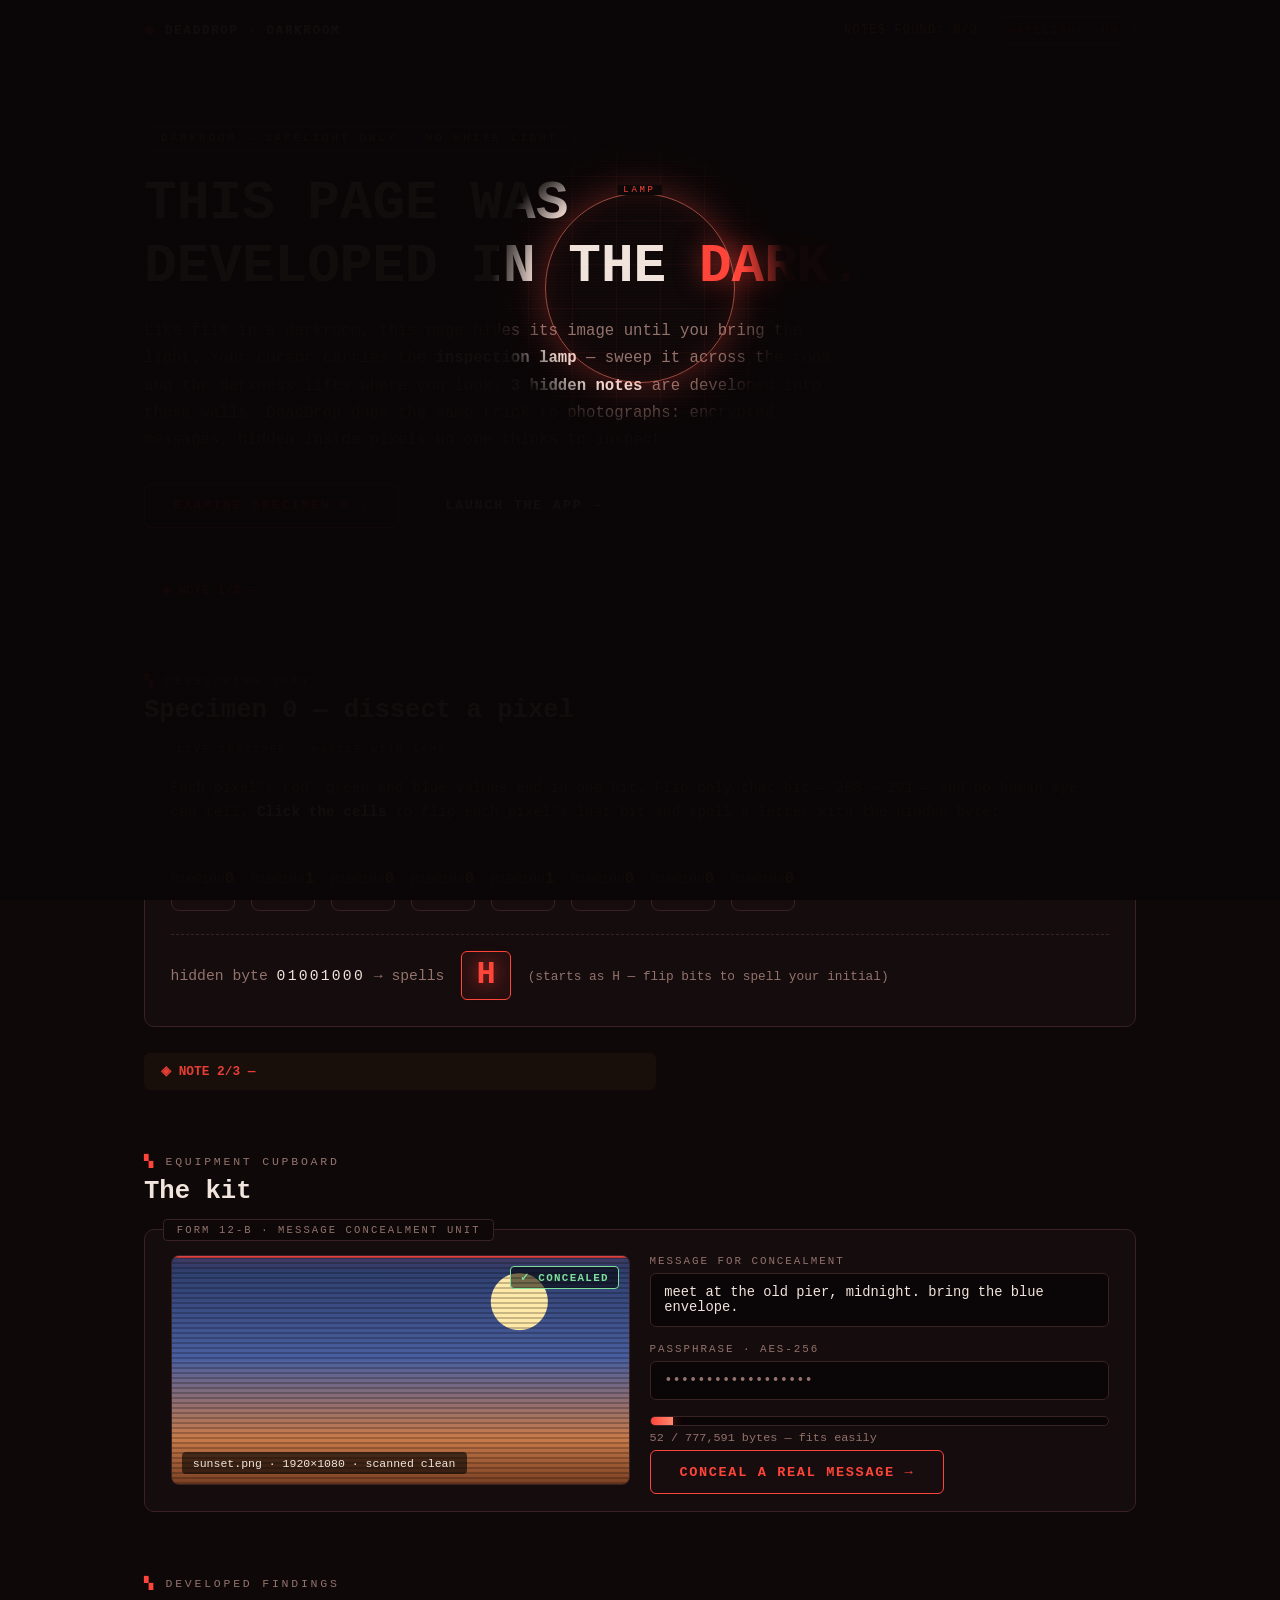
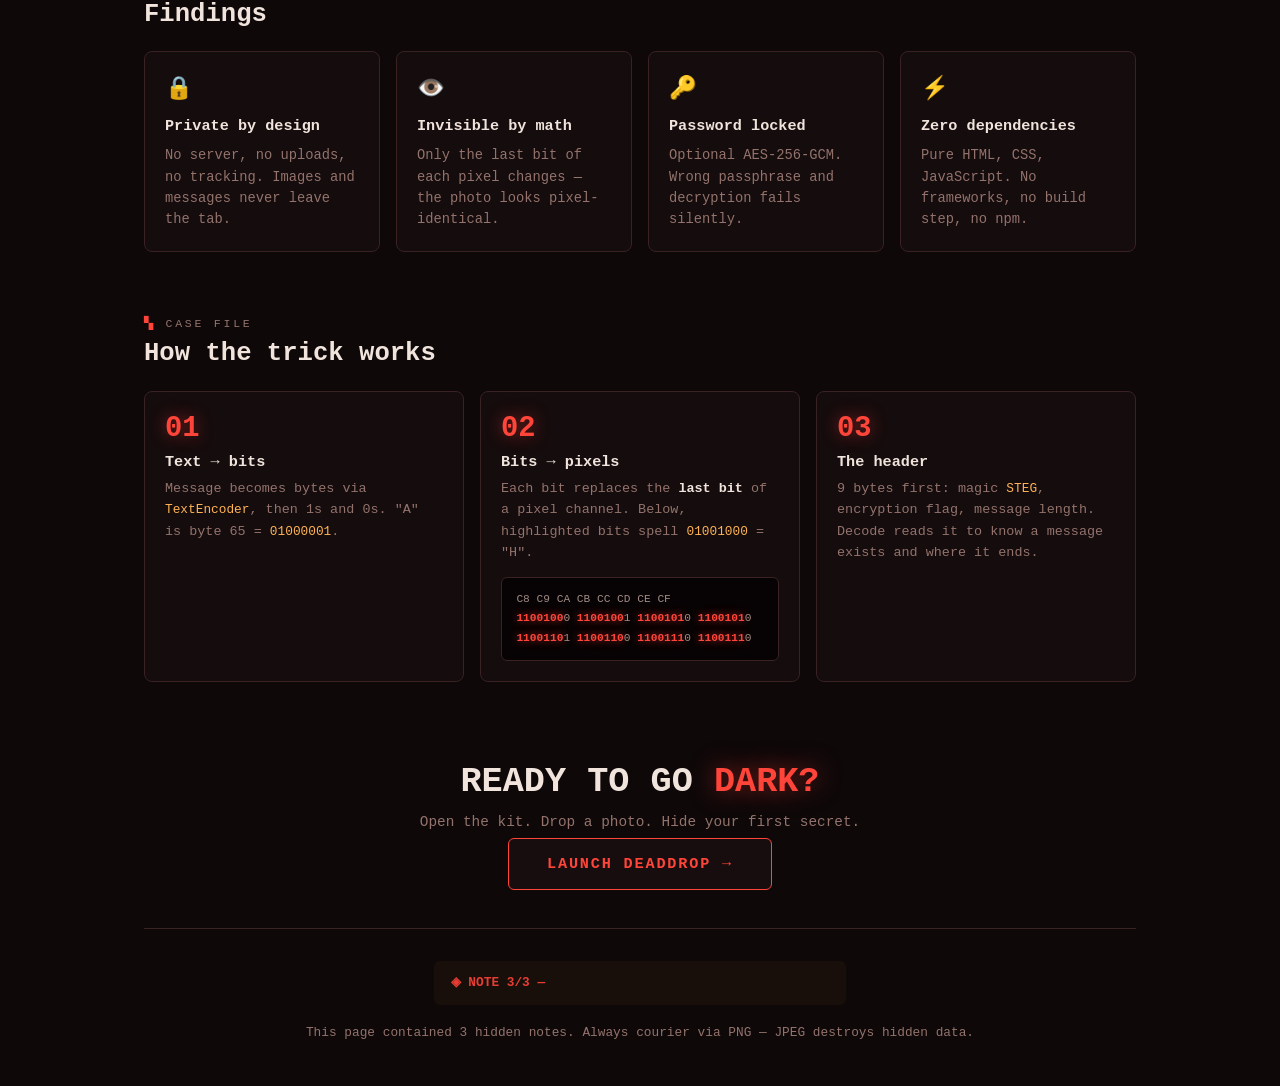
<file: index.html>
<!doctype html>
<html lang="en">
<head>
  <meta charset="utf-8" />
  <meta name="viewport" content="width=device-width, initial-scale=1" />
  <title>DeadDrop — developed in the darkroom</title>
  <meta name="description" content="DeadDrop hides encrypted text inside ordinary photographs. This page hides 3 notes — find them under the safelight." />
  <link rel="stylesheet" href="STYLE/style.css" />
</head>
<body>

  <div class="uv" id="uv"></div>
  <div class="lamp" id="lamp"></div>

  <div class="wrap">

    <div class="topbar">
      <span class="brand">
        <b>◉</b> DEADDROP · DARKROOM
      </span>
      <span class="controls">
        <span class="found-counter" id="counter">NOTES FOUND: 0/3</span>
        <button class="uv-toggle" id="uvToggle">SAFELIGHT: ON</button>
      </span>
    </div>

    <header class="hero">
      <div class="kicker">DARKROOM — SAFELIGHT ONLY · NO WHITE LIGHT</div>
      <h1>
        THIS PAGE WAS<br>
        DEVELOPED IN THE <span class="glow">DARK.</span>
      </h1>
      <p>
        Like film in a darkroom, this page hides its image until you bring the light.
        Your cursor carries the <b>inspection lamp</b> — sweep it across the room and
        the darkness lifts where you look. <b>3 hidden notes</b> are developed into
        these walls. DeadDrop does the same trick to photographs: encrypted messages,
        hidden inside pixels no one thinks to inspect.
      </p>
      <div class="cta-row">
        <a class="btn primary" href="#specimen">EXAMINE SPECIMEN 0 ↓</a>
        <a class="btn" href="app.html">LAUNCH THE APP →</a>
      </div>
      <br>
      <span class="secret-note" data-note="1">
        <span class="n">◈ NOTE 1/3 —</span>
        the best hiding place is in plain sight.
      </span>
    </header>

<!-- specimen section  -->

    <section class="block" id="specimen">
      <div class="sec-label">DEVELOPING TRAY</div>
      <h2 class="sec">Specimen 0 — dissect a pixel</h2>
      <div class="panel" data-tag="LIVE SPECIMEN · HANDLE WITH LAMP">
        <p style="margin:0.2rem 0 0; font-size:0.9rem; color:var(--dim); line-height:1.65">
          Each pixel's red, green and blue values end in one bit. Flip only that bit —
          200 → 201 — and no human eye can tell. <b style="color:var(--ink)">Click the cells</b>
          to flip each pixel's last bit and spell a letter with the hidden byte:
        </p>
        <div class="pixels" id="pixels"></div>
        <div class="readout">
          hidden byte <code id="hiddenBits">01001000</code> → spells
          <span class="big-char" id="bigChar">H</span>
          <span style="font-size:0.8rem">(starts as H — flip bits to spell your initial)</span>
        </div>
      </div>
      <span class="secret-note" data-note="2">
        <span class="n">◈ NOTE 2/3 —</span>
        01001000 01001001 is "HI" in binary. Say hi back.
      </span>
    </section>

    <section class="block" id="kit">
      <div class="sec-label">EQUIPMENT CUPBOARD</div>
      <h2 class="sec">The kit</h2>
      <div class="panel" data-tag="FORM 12-B · MESSAGE CONCEALMENT UNIT">
        <div class="kit-grid">
          <div class="photo-frame">
            <div class="scan"></div>
            <span class="ok">✓ CONCEALED</span>
            <span class="tag">sunset.png · 1920×1080 · scanned clean</span>
          </div>
          <div class="kit-fields">
            <label>MESSAGE FOR CONCEALMENT</label>
            <div class="fake-field">meet at the old pier, midnight. bring the blue envelope.</div>
            <label>PASSPHRASE · AES-256</label>
            <div class="fake-field dim">••••••••••••••••••</div>
            <div class="meter">
              <div class="bar"><div></div></div>
              <div class="lbl">52 / 777,591 bytes — fits easily</div>
            </div>
            <div style="margin-top:1.1rem">
              <a class="btn primary" href="index.html">CONCEAL A REAL MESSAGE →</a>
            </div>
          </div>
        </div>
      </div>
    </section>

    <section class="block">
      <div class="sec-label">DEVELOPED FINDINGS</div>
      <h2 class="sec">Findings</h2>
      <div class="cards">
        <div class="card">
          <div class="icon">🔒</div>
          <h3>Private by design</h3>
          <p>No server, no uploads, no tracking. Images and messages never leave the tab.</p>
        </div>
        <div class="card">
          <div class="icon">👁️</div>
          <h3>Invisible by math</h3>
          <p>Only the last bit of each pixel changes — the photo looks pixel-identical.</p>
        </div>
        <div class="card">
          <div class="icon">🔑</div>
          <h3>Password locked</h3>
          <p>Optional AES-256-GCM. Wrong passphrase and decryption fails silently.</p>
        </div>
        <div class="card">
          <div class="icon">⚡</div>
          <h3>Zero dependencies</h3>
          <p>Pure HTML, CSS, JavaScript. No frameworks, no build step, no npm.</p>
        </div>
      </div>
    </section>

    <section class="block" id="how">
      <div class="sec-label">CASE FILE</div>
      <h2 class="sec">How the trick works</h2>
      <div class="steps">
        <div class="step">
          <div class="num">01</div>
          <h3>Text → bits</h3>
          <p>
            Message becomes bytes via <code>TextEncoder</code>, then 1s and 0s.
            "A" is byte 65 = <code>01000001</code>.
          </p>
        </div>
        <div class="step">
          <div class="num">02</div>
          <h3>Bits → pixels</h3>
          <p>
            Each bit replaces the <b style="color:var(--ink)">last bit</b> of a pixel channel.
            Below, highlighted bits spell <code>01001000</code> = "H".
          </p>
          <div class="hexdump">C8 C9 CA CB CC CD CE CF
<span class="hl">1100100</span>0 <span class="hl">1100100</span>1 <span class="hl">1100101</span>0 <span class="hl">1100101</span>0
<span class="hl">1100110</span>1 <span class="hl">1100110</span>0 <span class="hl">1100111</span>0 <span class="hl">1100111</span>0</div>
        </div>
        <div class="step">
          <div class="num">03</div>
          <h3>The header</h3>
          <p>
            9 bytes first: magic <code>STEG</code>, encryption flag, message length.
            Decode reads it to know a message exists and where it ends.
          </p>
        </div>
      </div>
    </section>

    <div class="final">
      <h2>READY TO GO <span class="glow">DARK?</span></h2>
      <p>Open the kit. Drop a photo. Hide your first secret.</p>
      <a class="btn primary" href="app.html" style="font-size:0.95rem; padding:1rem 2.4rem">LAUNCH DEADDROP →</a>
    </div>

    <footer>
      <span class="secret-note" data-note="3" style="margin:0 0 1rem">
        <span class="n">◈ NOTE 3/3 —</span>
        you think like a steganographer now.
      </span>
      <br>
      <span id="allFound"></span>
      This page contained 3 hidden notes. Always courier via PNG — JPEG destroys hidden data.
    </footer>

  </div>

  <script src="script/landing.js"></script>

</body>
</html>
</file>
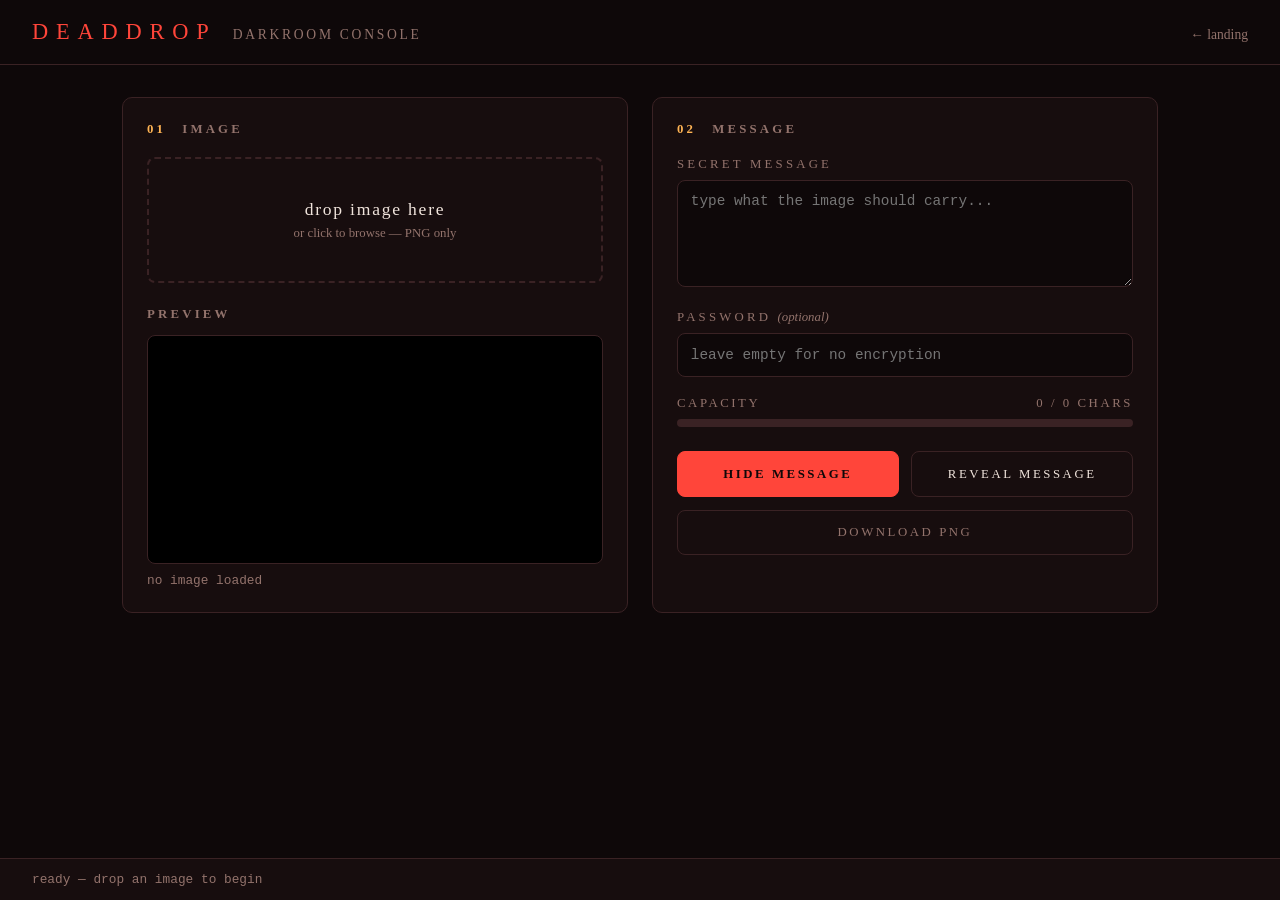
<file: app.html>
<!DOCTYPE html>
<html lang="en">
<head>
  <meta charset="UTF-8">
  <meta name="viewport" content="width=device-width, initial-scale=1.0">
  <title>DeadDrop — darkroom console</title>
  <link rel="stylesheet" href="STYLE/app.css">
</head>
<body>

  <header class="topbar">
    <div class="brand">DEADDROP</div>
    <div class="topbar-sub">darkroom console</div>
    <a class="back" href="index.html">← landing</a>
  </header>

  <main class="console">

    <section class="tray">
      <h2><span class="tray-no">01</span> image</h2>

      <div class="dropzone" id="dropzone">
        <p class="drop-hint">drop image here</p>
        <p class="drop-sub">or click to browse — PNG only</p>
        <input type="file" id="fileInput" accept="image/png" hidden>
      </div>

      <div class="preview">
        <h3>preview</h3>
        <canvas id="previewCanvas"></canvas>
        <p class="preview-meta" id="previewMeta">no image loaded</p>
      </div>
    </section>

    <section class="tray">
      <h2><span class="tray-no">02</span> message</h2>

      <label class="field">
        <span>secret message</span>
        <textarea id="messageInput" rows="5" placeholder="type what the image should carry..."></textarea>
      </label>

      <label class="field">
        <span>password <em>(optional)</em></span>
        <input type="password" id="passwordInput" placeholder="leave empty for no encryption">
      </label>

      <div class="capacity">
        <div class="capacity-top">
          <span>capacity</span>
          <span id="capacityText">0 / 0 chars</span>
        </div>
        <div class="capacity-bar">
          <div id="capacityFill"></div>
        </div>
      </div>

      <div class="actions">
        <button id="encodeBtn" class="btn primary">hide message</button>
        <button id="decodeBtn" class="btn">reveal message</button>
        <button id="downloadBtn" class="btn ghost">download png</button>
      </div>
    </section>

  </main>

  <footer class="statusbar">
    <span id="statusLine">ready — drop an image to begin</span>
  </footer>

  <script src="script/app.js"></script>
</body>
</html>
</file>
<file: STYLE/style.css>
* {
  box-sizing: border-box;
}
:root {
  --bg: #0e0809;
  --panel: #170d0e;
  --line: #3a2224;
  --ink: #f0e4dc;
  --dim: #93736c;
  --safe: #ff453a;
  --safe-dim: rgba(255,69,58,0.55);
  --amber: #ffb454;
  --green: #7ddf9a;
  --mx: 50vw;
  --my: 32vh;
}
html {
  scroll-behavior: smooth;
}
body {
  margin: 0;
  background: var(--bg);
  color: var(--ink);
  font-family: ui-monospace, "Cascadia Mono", Menlo, Consolas, monospace;
  overflow-x: hidden;
}
body::before {
  content: "";
  position: fixed;
  inset: 0;
  pointer-events: none;
  z-index: 0;
  background-image:
    linear-gradient(rgba(255,90,75,0.05) 1px, transparent 1px),
    linear-gradient(90deg, rgba(255,90,75,0.05) 1px, transparent 1px);
  background-size: 44px 44px;
}
.wrap {
  width: min(62rem, 94vw);
  margin: 0 auto;
  position: relative;
  z-index: 1;
}
a {
  color: inherit;
}
/* ---------- safelight overlay + inspection lamp ---------- */
.uv {
  position: fixed;
  inset: 0;
  z-index: 60;
  pointer-events: none;
  background:
    radial-gradient(circle 190px at var(--mx) var(--my), transparent 0%, transparent 55%, rgba(10,5,6,0.97) 78%),
    repeating-linear-gradient(0deg, rgba(255,120,100,0.02) 0 1px, transparent 1px 3px);
}
.uv.off {
  display: none;
}
.uv.open {
  display: none;
}
.lamp.open {
  display: none;
}

.lamp {
  position: fixed;
  z-index: 61;
  pointer-events: none;
  width: 190px;
  height: 190px;
  border-radius: 50%;
  border: 1px solid rgba(255,120,100,0.6);
  box-shadow: 0 0 34px rgba(255,69,58,0.30), inset 0 0 30px rgba(255,69,58,0.10);
  transform: translate(-50%, -50%);
  left: var(--mx);
  top: var(--my);
}
.lamp::after {
  content: "LAMP";
  position: absolute;
  top: -9px;
  left: 50%;
  transform: translateX(-50%);
  font-size: 9px;
  letter-spacing: 0.3em;
  color: var(--safe);
  background: var(--bg);
  padding: 0 6px;
}
.lamp.off {
  display: none;
}
/* ---------- top bar ---------- */
.topbar {
  display: flex;
  justify-content: space-between;
  align-items: center;
  gap: 1rem;
  flex-wrap: wrap;
  padding: 1rem 0;
  border-bottom: 1px solid var(--line);
  font-size: 0.78rem;
  letter-spacing: 0.14em;
}
.topbar .brand {
  font-weight: bold;
}
.topbar .brand b {
  color: var(--safe);
}
.controls {
  display: flex;
  gap: 0.8rem;
  align-items: center;
}
.found-counter {
  color: var(--amber);
  font-size: 0.75rem;
  letter-spacing: 0.1em;
}
.uv-toggle {
  font-family: inherit;
  font-size: 0.72rem;
  letter-spacing: 0.14em;
  background: transparent;
  color: var(--safe);
  border: 1px solid var(--safe-dim);
  border-radius: 99px;
  padding: 0.4rem 1rem;
  cursor: pointer;
}
.uv-toggle:hover {
  background: rgba(255,69,58,0.12);
}
/* ---------- hero ---------- */
.hero {
  padding: 4rem 0 3rem;
  position: relative;
}
.kicker {
  display: inline-block;
  font-size: 0.72rem;
  letter-spacing: 0.22em;
  color: var(--amber);
  border: 1px solid rgba(255,180,84,0.4);
  border-radius: 99px;
  padding: 0.35rem 1rem;
  margin-bottom: 1.4rem;
}
.hero h1 {
  font-size: clamp(2.1rem, 5.4vw, 3.4rem);
  margin: 0 0 1.2rem;
  line-height: 1.15;
  font-weight: 700;
}
.hero h1 .glow {
  color: var(--safe);
  text-shadow: 0 0 26px rgba(255,69,58,0.55);
}
.hero p {
  max-width: 44rem;
  line-height: 1.75;
  color: var(--dim);
  font-size: 0.98rem;
}
.hero p b {
  color: var(--ink);
}
.cta-row {
  display: flex;
  gap: 1rem;
  margin-top: 1.8rem;
  flex-wrap: wrap;
}
.btn {
  font-family: inherit;
  font-size: 0.85rem;
  letter-spacing: 0.12em;
  font-weight: bold;
  border: 1px solid var(--line);
  background: var(--panel);
  color: var(--ink);
  padding: 0.85rem 1.8rem;
  border-radius: 6px;
  text-decoration: none;
  cursor: pointer;
  transition: border-color 0.15s, box-shadow 0.15s;
}
.btn:hover {
  border-color: var(--safe);
  box-shadow: 0 0 18px rgba(255,69,58,0.28);
}
.btn.primary {
  border-color: var(--safe);
  color: var(--safe);
}
.secret-note {
  display: inline-block;
  margin-top: 1.6rem;
  font-size: 0.8rem;
  color: transparent;
  
  border: 1px dashed transparent;
  border-radius: 6px;
  padding: 0.6rem 1rem;
  background: rgba(255,180,84,0.05);
  opacity: 0.9;
  transition: color 0.6s ease, border-color 0.6s ease, background-color 0.6s ease, box-shadow 0.6s ease;
}
.secret-note.found {
  box-shadow: 0 0 16px rgba(255,180,84,0.25);
  color: var(--amber); 
  border: 1px dashed rgba(255,180,84,0.45);
  animation: develop 0.8s ease;
}
@keyframes develop {
  from {
    filter: blur(6px);
    transform: scale(0.96);
  }
  to {
    filter: blur(0);
    transform: scale(1);
  }
}
.secret-note .n {
  color: var(--safe);
  font-weight: bold;
}
/* ---------- sections ---------- */
section.block {
  padding: 1rem 0 3rem;
}
.sec-label {
  font-size: 0.72rem;
  letter-spacing: 0.24em;
  color: var(--dim);
  margin-bottom: 0.6rem;
}
.sec-label::before {
  content: "▚ ";
  color: var(--safe);
}
h2.sec {
  font-size: 1.6rem;
  margin: 0 0 1.4rem;
}
.panel {
  background: rgba(23,13,14,0.88);
  border: 1px solid var(--line);
  border-radius: 10px;
  padding: 1.6rem;
  position: relative;
}
.panel::before {
  content: attr(data-tag);
  position: absolute;
  top: -11px;
  left: 18px;
  background: var(--bg);
  border: 1px solid var(--line);
  border-radius: 4px;
  font-size: 0.66rem;
  letter-spacing: 0.2em;
  color: var(--dim);
  padding: 0.25rem 0.8rem;
}
/* ---------- specimen: bit flipper ---------- */
.pixels {
  display: flex;
  gap: 0.6rem;
  flex-wrap: wrap;
  margin: 1.1rem 0;
}
.px {
  width: 4.8rem;
  text-align: center;
  cursor: pointer;
  border: 1px solid var(--line);
  border-radius: 6px;
  padding: 0.55rem 0.2rem;
  background: #0a0506;
  transition: border-color 0.12s, transform 0.12s;
}
.px:hover {
  border-color: var(--safe);
  transform: translateY(-2px);
}
.px .swatch {
  height: 2rem;
  border-radius: 4px;
  margin-bottom: 0.45rem;
  border: 1px solid rgba(255,255,255,0.10);
}
.px .bits {
  font-size: 0.78rem;
  color: var(--dim);
}
.px .bits .lsb {
  color: var(--safe);
  font-weight: bold;
  font-size: 0.95rem;
  text-shadow: 0 0 10px rgba(255,69,58,0.65);
}
.readout {
  font-size: 0.92rem;
  border-top: 1px dashed var(--line);
  padding-top: 1rem;
  color: var(--dim);
}
.readout code {
  color: var(--ink);
  letter-spacing: 0.15em;
}
.readout .big-char {
  display: inline-block;
  font-size: 2rem;
  font-weight: bold;
  color: var(--safe);
  border: 1px solid var(--safe);
  border-radius: 6px;
  width: 3.1rem;
  height: 3.1rem;
  line-height: 2.9rem;
  text-align: center;
  vertical-align: middle;
  margin: 0 0.5rem;
  text-shadow: 0 0 18px rgba(255,69,58,0.7);
  background: rgba(255,69,58,0.07);
}
/* ---------- field kit preview ---------- */
.kit-grid {
  display: grid;
  grid-template-columns: 1fr 1fr;
  gap: 1.2rem;
}
@media (max-width: 640px) {
  .kit-grid {
    grid-template-columns: 1fr;
  }
}
.photo-frame {
  border: 1px solid var(--line);
  border-radius: 8px;
  overflow: hidden;
  position: relative;
  background:
    radial-gradient(circle at 76% 20%, #ffe9a8 0 28px, transparent 29px),
    linear-gradient(180deg, #2b3a67 0%, #4a5fa0 45%, #c97b4a 80%, #7a4023 100%);
  min-height: 230px;
}
.photo-frame::after {
  content: "";
  position: absolute;
  inset: 0;
  background: repeating-linear-gradient(0deg, rgba(0,0,0,0.22) 0 2px, transparent 2px 5px);
  pointer-events: none;
}
.photo-frame .scan {
  position: absolute;
  left: 0;
  right: 0;
  height: 2px;
  background: var(--safe);
  box-shadow: 0 0 14px var(--safe);
  opacity: 0.85;
  animation: scan 3.2s linear infinite;
}
@keyframes scan {
  0% { top: 4%; }
  50% { top: 92%; }
  100% { top: 4%; }
}
.photo-frame .tag {
  position: absolute;
  left: 10px;
  bottom: 10px;
  z-index: 2;
  font-size: 0.72rem;
  background: rgba(0,0,0,0.6);
  padding: 0.3rem 0.7rem;
  border-radius: 4px;
  color: var(--ink);
}
.photo-frame .ok {
  position: absolute;
  right: 10px;
  top: 10px;
  z-index: 2;
  font-size: 0.68rem;
  font-weight: bold;
  color: var(--green);
  border: 1px solid var(--green);
  border-radius: 4px;
  padding: 0.25rem 0.6rem;
  letter-spacing: 0.12em;
  background: rgba(0,0,0,0.55);
}
.kit-fields label {
  display: block;
  font-size: 0.68rem;
  letter-spacing: 0.18em;
  color: var(--dim);
  margin: 0 0 0.35rem;
}
.kit-fields label:not(:first-child) {
  margin-top: 1rem;
}
.fake-field {
  border: 1px solid var(--line);
  border-radius: 6px;
  padding: 0.7rem 0.85rem;
  font-size: 0.86rem;
  background: #0a0506;
  color: var(--ink);
}
.fake-field.dim {
  color: var(--dim);
}
.meter {
  margin-top: 1rem;
}
.meter .bar {
  height: 10px;
  border: 1px solid var(--line);
  border-radius: 99px;
  overflow: hidden;
  background: #0a0506;
}
.meter .bar > div {
  height: 100%;
  width: 5%;
  background: linear-gradient(90deg, var(--safe), #ff8a70);
  box-shadow: 0 0 12px rgba(255,69,58,0.6);
}
.meter .lbl {
  font-size: 0.74rem;
  color: var(--dim);
  margin-top: 0.3rem;
}
/* ---------- features ---------- */
.cards {
  display: grid;
  grid-template-columns: repeat(auto-fit, minmax(13rem, 1fr));
  gap: 1rem;
}
.card {
  border: 1px solid var(--line);
  border-radius: 8px;
  padding: 1.25rem;
  background: rgba(23,13,14,0.88);
  font-size: 0.86rem;
  line-height: 1.55;
}
.card .icon {
  font-size: 1.4rem;
}
.card h3 {
  margin: 0.55rem 0 0.4rem;
  font-size: 0.95rem;
  color: var(--ink);
}
.card p {
  margin: 0;
  color: var(--dim);
}
/* ---------- how it works ---------- */
.steps {
  display: grid;
  grid-template-columns: repeat(auto-fit, minmax(15rem, 1fr));
  gap: 1rem;
}
.step {
  border: 1px solid var(--line);
  border-radius: 8px;
  padding: 1.25rem;
  background: rgba(23,13,14,0.88);
}
.step .num {
  font-size: 1.8rem;
  font-weight: bold;
  color: var(--safe);
  text-shadow: 0 0 16px rgba(255,69,58,0.5);
}
.step h3 {
  margin: 0.5rem 0 0.45rem;
  font-size: 0.95rem;
}
.step p {
  margin: 0;
  font-size: 0.84rem;
  line-height: 1.6;
  color: var(--dim);
}
.step code {
  color: var(--amber);
  font-size: 0.8rem;
}
.hexdump {
  margin-top: 0.8rem;
  font-size: 0.7rem;
  line-height: 1.75;
  color: #a08a84;
  background: #070304;
  border: 1px solid var(--line);
  border-radius: 6px;
  padding: 0.75rem 0.9rem;
  overflow-x: auto;
  white-space: pre;
}
.hexdump .hl {
  color: var(--safe);
  font-weight: bold;
  text-shadow: 0 0 8px rgba(255,69,58,0.7);
}
/* ---------- final + footer ---------- */
.final {
  text-align: center;
  padding: 2rem 0 3.4rem;
}
.final h2 {
  font-size: clamp(1.5rem, 4vw, 2.2rem);
  margin: 0 0 0.7rem;
}
.final h2 .glow {
  color: var(--safe);
  text-shadow: 0 0 24px rgba(255,69,58,0.55);
}
.final p {
  color: var(--dim);
  font-size: 0.9rem;
  margin: 0 0 1.6rem;
}
footer {
  border-top: 1px solid var(--line);
  padding: 2rem 0;
  text-align: center;
  font-size: 0.8rem;
  color: var(--dim);
  line-height: 1.8;
}
footer .found-all {
  color: var(--green);
}


/* pixels box  */

.pixels {
  display: flex;
  gap: 1rem;
  flex-wrap: wrap;
  margin: 1.4rem 0;
}
.pixelBox {
  width: 64px;
  height: 64px;
  display: flex;
  align-items: center;
  justify-content: center;
  background: #170d0e;
  border: 1px solid #3a2224;
  border-radius: 8px;
  cursor: pointer;
  font-size: 0.8rem;
  color: #93736c;
  user-select: none;
}
.pixelBox:hover {
  border-color: #ff453a;
}
.pixelBox .bit {
  color: #ffb454;
  font-weight: bold;
  font-size: 1rem;
}
@keyframes bitFlip {
  0% {
    transform: scaleY(1);
  }
  50% {
    transform: scaleY(0.15);
  }
  100% {
    transform: scaleY(1);
  }
}

@keyframes bitFlash {
  0% {
    color: #ffe9c9;
    text-shadow: 0 0 14px #ffb454;
  }
  100% {
    color: #ffb454;
    text-shadow: none;
  }
}

.pixelBox.flipping {
  animation: bitFlip 0.22s ease;
}

.pixelBox.flipping .bit {
  animation: bitFlash 0.35s ease;
}
</file>
<file: STYLE/app.css>
:root {
  --bg: #0e0809;
  --panel: #170d0e;
  --line: #3a2224;
  --ink: #f0e4dc;
  --dim: #93736c;
  --safe: #ff453a;
  --amber: #ffb454;
  --green: #7ddf9a;
}

* {
  margin: 0;
  padding: 0;
  box-sizing: border-box;
}

body {
  background: var(--bg);
  color: var(--ink);
  font-family: Georgia, "Times New Roman", serif;
  min-height: 100vh;
  padding-bottom: 3rem;
}

.topbar {
  display: flex;
  align-items: baseline;
  gap: 1rem;
  padding: 1.2rem 2rem;
  border-bottom: 1px solid var(--line);
}

.brand {
  font-size: 1.4rem;
  letter-spacing: 0.35em;
  color: var(--safe);
}

.topbar-sub {
  color: var(--dim);
  font-size: 0.85rem;
  letter-spacing: 0.2em;
  text-transform: uppercase;
}

.back {
  margin-left: auto;
  color: var(--dim);
  text-decoration: none;
  font-size: 0.85rem;
}

.back:hover {
  color: var(--amber);
}

.console {
  display: grid;
  grid-template-columns: 1fr 1fr;
  gap: 1.5rem;
  max-width: 1100px;
  margin: 2rem auto;
  padding: 0 2rem;
}

.tray {
  background: var(--panel);
  border: 1px solid var(--line);
  border-radius: 10px;
  padding: 1.5rem;
}

.tray h2 {
  font-size: 0.8rem;
  letter-spacing: 0.25em;
  text-transform: uppercase;
  color: var(--dim);
  margin-bottom: 1.2rem;
}

.tray-no {
  color: var(--amber);
  margin-right: 0.6rem;
}

.dropzone {
  border: 2px dashed var(--line);
  border-radius: 8px;
  padding: 2.5rem 1rem;
  text-align: center;
  cursor: pointer;
}

.dropzone:hover {
  border-color: var(--safe);
}

.drop-hint {
  font-size: 1.1rem;
  letter-spacing: 0.1em;
  margin-bottom: 0.4rem;
}

.drop-sub {
  color: var(--dim);
  font-size: 0.8rem;
}

.preview {
  margin-top: 1.5rem;
}

.preview h3 {
  font-size: 0.8rem;
  letter-spacing: 0.25em;
  text-transform: uppercase;
  color: var(--dim);
  margin-bottom: 0.8rem;
}

.preview canvas {
  width: 100%;
  display: block;
  background: #000;
  border: 1px solid var(--line);
  border-radius: 8px;
}

.preview-meta {
  color: var(--dim);
  font-size: 0.8rem;
  margin-top: 0.6rem;
  font-family: "Courier New", monospace;
}

.field {
  display: block;
  margin-bottom: 1.2rem;
}

.field span {
  display: block;
  font-size: 0.8rem;
  letter-spacing: 0.25em;
  text-transform: uppercase;
  color: var(--dim);
  margin-bottom: 0.5rem;
}

.field em {
  text-transform: none;
  letter-spacing: normal;
}

.field textarea,
.field input {
  width: 100%;
  background: var(--bg);
  border: 1px solid var(--line);
  border-radius: 8px;
  color: var(--ink);
  padding: 0.8rem;
  font-family: "Courier New", monospace;
  font-size: 0.9rem;
}

.field textarea:focus,
.field input:focus {
  outline: none;
  border-color: var(--amber);
}

.capacity {
  margin-bottom: 1.5rem;
}

.capacity-top {
  display: flex;
  justify-content: space-between;
  font-size: 0.8rem;
  letter-spacing: 0.2em;
  text-transform: uppercase;
  color: var(--dim);
  margin-bottom: 0.5rem;
}

.capacity-bar {
  height: 8px;
  background: var(--line);
  border-radius: 4px;
  overflow: hidden;
}

#capacityFill {
  height: 100%;
  width: 0%;
  background: var(--amber);
  border-radius: 4px;
}

.actions {
  display: flex;
  gap: 0.8rem;
  flex-wrap: wrap;
}

.btn {
  flex: 1;
  padding: 0.9rem 1rem;
  border-radius: 8px;
  border: 1px solid var(--line);
  background: transparent;
  color: var(--ink);
  font-size: 0.8rem;
  letter-spacing: 0.2em;
  text-transform: uppercase;
  cursor: pointer;
  font-family: inherit;
}

.btn:hover {
  border-color: var(--amber);
}

.btn.primary {
  background: var(--safe);
  border-color: var(--safe);
  color: #0e0809;
  font-weight: bold;
}

.btn.ghost {
  flex: 0 0 100%;
  color: var(--dim);
}

.statusbar {
  position: fixed;
  bottom: 0;
  left: 0;
  right: 0;
  padding: 0.8rem 2rem;
  background: var(--panel);
  border-top: 1px solid var(--line);
  font-family: "Courier New", monospace;
  font-size: 0.8rem;
  color: var(--dim);
}

@media (max-width: 800px) {
  .console {
    grid-template-columns: 1fr;
  }
}
</file>
